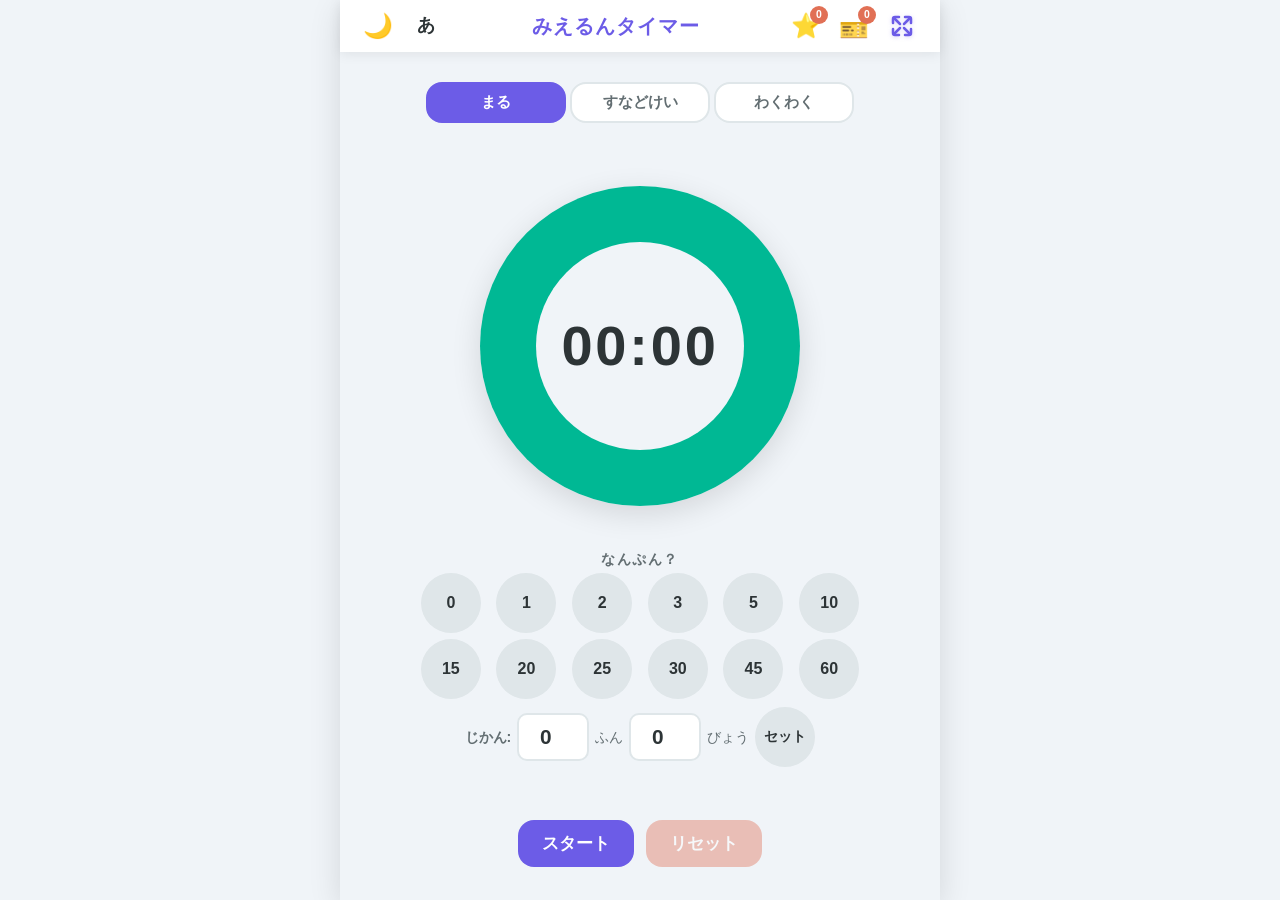
<file: index.html>
<!DOCTYPE html>
<html lang="ja">
<head>
  <meta charset="UTF-8">
  <meta name="viewport" content="width=device-width, initial-scale=1.0, user-scalable=no">
  <meta name="theme-color" content="#6c5ce7">
  <title>みえるんタイマー</title>
  <link rel="stylesheet" href="style.css">
  <link rel="icon" href="favicon.svg" type="image/svg+xml">
  <link rel="manifest" href="./manifest.json">
  <link rel="apple-touch-icon" href="./images/icon-192.png">
  <meta name="apple-mobile-web-app-capable" content="yes">
  <meta name="apple-mobile-web-app-status-bar-style" content="default">
</head>
<body data-theme="light">

  <!-- ヘッダー -->
  <header id="top-bar">
    <div class="header-left">
      <button id="btn-theme" class="icon-btn" aria-label="テーマ切替" title="テーマ切替" data-i18n-aria="theme-toggle" data-i18n-title="theme-toggle">
        <span class="theme-icon">&#127769;</span>
      </button>
      <button id="btn-text-mode" class="icon-btn text-mode-btn" aria-label="テキストモード切替" title="テキストモード切替">
        <span class="text-mode-icon">あ</span>
      </button>
    </div>
    <h1 class="app-title" data-i18n="app-title">みえるんタイマー</h1>
    <div class="header-right">
      <button id="btn-rewards-toggle" class="icon-btn" aria-label="ごほうび" title="ごほうび" data-i18n-aria="rewards-toggle" data-i18n-title="rewards-toggle">
        <span class="rewards-icon">&#11088;</span>
        <span id="points-badge" class="points-badge">0</span>
      </button>
      <button id="btn-ticket-toggle" class="icon-btn" aria-label="チケット" title="チケット" data-i18n-aria="ticket-toggle" data-i18n-title="ticket-toggle">
        <span class="ticket-icon">&#127915;</span>
        <span id="ticket-badge" class="points-badge">0</span>
      </button>
      <button id="btn-fullscreen" class="icon-btn" aria-label="しゅうちゅうモード" title="しゅうちゅうモード" data-i18n-aria="focus-mode" data-i18n-title="focus-mode">
        <svg class="fullscreen-icon" viewBox="0 0 24 24" width="24" height="24" fill="none" stroke="currentColor" stroke-width="2.5" stroke-linecap="round" stroke-linejoin="round">
          <path d="M9,3 L5,3 Q3,3 3,5 L3,9"/><line x1="4" y1="4" x2="10" y2="10"/>
          <path d="M15,3 L19,3 Q21,3 21,5 L21,9"/><line x1="20" y1="4" x2="14" y2="10"/>
          <path d="M9,21 L5,21 Q3,21 3,19 L3,15"/><line x1="4" y1="20" x2="10" y2="14"/>
          <path d="M15,21 L19,21 Q21,21 21,19 L21,15"/><line x1="20" y1="20" x2="14" y2="14"/>
        </svg>
      </button>
    </div>
  </header>

  <!-- モード切替タブ -->
  <nav id="mode-switcher">
    <button class="mode-tab active" data-mode="circle" data-i18n="mode-circle">まる</button>
    <button class="mode-tab" data-mode="hourglass" data-i18n="mode-hourglass">すなどけい</button>
    <button class="mode-tab" data-mode="wakuwaku" data-i18n="mode-wakuwaku">わくわく</button>
  </nav>

  <!-- タイマー表示エリア -->
  <main id="timer-area">
    <!-- 円形モード -->
    <div id="circle-container" class="timer-vis active">
      <div id="circle-pie" class="circle-pie">
        <div id="circle-time-display" class="time-display">
          <span id="time-text">00:00</span>
        </div>
      </div>
    </div>

    <!-- すなどけいモード -->
    <div id="hourglass-container" class="timer-vis">
      <canvas id="hourglass-canvas"></canvas>
      <div id="hourglass-time-display" class="time-display">
        <span id="hg-time-text">00:00</span>
      </div>
    </div>

    <!-- わくわくモード -->
    <div id="wakuwaku-container" class="timer-vis">
      <!-- サブモード選択パネル -->
      <div id="wakuwaku-select" class="wakuwaku-select">
        <div class="wakuwaku-title" data-i18n="wakuwaku-title">どのモードであそぶ？</div>
        <div class="wakuwaku-cards">
          <button class="wakuwaku-card" data-submode="feeding">
            <span class="wakuwaku-card-icon">🍚</span>
            <span class="wakuwaku-card-label" data-i18n="submode-feeding">もぐもぐ</span>
          </button>
          <button class="wakuwaku-card" data-submode="battle">
            <span class="wakuwaku-card-icon">⚔️</span>
            <span class="wakuwaku-card-label" data-i18n="submode-battle">たたかい</span>
          </button>
          <button class="wakuwaku-card" data-submode="adventure">
            <span class="wakuwaku-card-icon">🗺️</span>
            <span class="wakuwaku-card-label" data-i18n="submode-adventure">ぼうけん</span>
          </button>
        </div>
      </div>

      <!-- 動物選択パネル（もぐもぐモード用） -->
      <div id="wakuwaku-animal-select" class="wakuwaku-select" hidden>
        <div class="wakuwaku-title" data-i18n="animal-title">どのどうぶつにする？</div>
        <div class="wakuwaku-cards animal-cards">
          <button class="wakuwaku-card animal-card" data-animal="hamster">
            <span class="wakuwaku-card-icon">🐹</span>
            <span class="wakuwaku-card-label" data-i18n="animal-hamster">ハムスター</span>
          </button>
          <button class="wakuwaku-card animal-card" data-animal="rabbit">
            <span class="wakuwaku-card-icon">🐰</span>
            <span class="wakuwaku-card-label" data-i18n="animal-rabbit">うさぎ</span>
          </button>
          <button class="wakuwaku-card animal-card" data-animal="dog">
            <span class="wakuwaku-card-icon">🐶</span>
            <span class="wakuwaku-card-label" data-i18n="animal-dog">いぬ</span>
          </button>
          <button class="wakuwaku-card animal-card" data-animal="cat">
            <span class="wakuwaku-card-icon">🐱</span>
            <span class="wakuwaku-card-label" data-i18n="animal-cat">ねこ</span>
          </button>
        </div>
      </div>

      <!-- サブモード切替バー -->
      <div id="submode-switcher" class="submode-switcher" hidden>
        <button class="submode-badge" data-submode="feeding">🍚 <span data-i18n="submode-feeding">もぐもぐ</span></button>
        <button class="submode-badge" data-submode="battle">⚔️ <span data-i18n="submode-battle">たたかい</span></button>
        <button class="submode-badge" data-submode="adventure">🗺️ <span data-i18n="submode-adventure">ぼうけん</span></button>
      </div>

      <!-- もぐもぐモード -->
      <div id="feeding-timer" class="wakuwaku-timer" hidden>
        <canvas id="feeding-canvas"></canvas>
        <div class="time-display wakuwaku-time">
          <span id="feeding-time-text">00:00</span>
        </div>
      </div>

      <!-- たたかいモード -->
      <div id="battle-timer" class="wakuwaku-timer" hidden>
        <canvas id="battle-canvas"></canvas>
        <div class="time-display wakuwaku-time">
          <span id="battle-time-text">00:00</span>
        </div>
      </div>

      <!-- ぼうけんモード -->
      <div id="adventure-timer" class="wakuwaku-timer" hidden>
        <canvas id="adventure-canvas"></canvas>
        <div class="time-display wakuwaku-time">
          <span id="adventure-time-text">00:00</span>
        </div>
      </div>
    </div>
  </main>

  <!-- プリセットボタン -->
  <section id="presets">
    <div class="presets-label" data-i18n="presets-label">なんぷん？</div>
    <div class="presets-grid">
      <button class="preset-btn" data-seconds="0">0</button>
      <button class="preset-btn" data-seconds="60">1</button>
      <button class="preset-btn" data-seconds="120">2</button>
      <button class="preset-btn" data-seconds="180">3</button>
      <button class="preset-btn" data-seconds="300">5</button>
      <button class="preset-btn" data-seconds="600">10</button>
      <button class="preset-btn" data-seconds="900">15</button>
      <button class="preset-btn" data-seconds="1200">20</button>
      <button class="preset-btn" data-seconds="1500">25</button>
      <button class="preset-btn" data-seconds="1800">30</button>
      <button class="preset-btn" data-seconds="2700">45</button>
      <button class="preset-btn" data-seconds="3600">60</button>
    </div>
  </section>

  <!-- カスタム時間入力 -->
  <section id="custom-input">
    <label for="custom-minutes" data-i18n="custom-label">じかん:</label>
    <input type="number" id="custom-minutes" min="0" max="60" value="0" inputmode="none">
    <span class="input-label" data-i18n="unit-min">ふん</span>
    <input type="number" id="custom-seconds" min="0" max="59" value="0" inputmode="none">
    <span class="input-label" data-i18n="unit-sec">びょう</span>
    <button id="btn-set-custom" class="preset-btn custom-set-btn" data-i18n="btn-set">セット</button>
  </section>

  <!-- テンキー（ポップアップ） -->
  <div id="numpad-backdrop"></div>
  <div id="numpad">
    <div class="numpad-label" id="numpad-label">びょう</div>
    <div class="numpad-grid">
      <button class="numpad-btn" data-value="1">1</button>
      <button class="numpad-btn" data-value="2">2</button>
      <button class="numpad-btn" data-value="3">3</button>
      <button class="numpad-btn" data-value="4">4</button>
      <button class="numpad-btn" data-value="5">5</button>
      <button class="numpad-btn" data-value="6">6</button>
      <button class="numpad-btn" data-value="7">7</button>
      <button class="numpad-btn" data-value="8">8</button>
      <button class="numpad-btn" data-value="9">9</button>
      <button class="numpad-btn numpad-action" data-action="clear">C</button>
      <button class="numpad-btn" data-value="0">0</button>
      <button class="numpad-btn numpad-action" data-action="backspace">&#9003;</button>
    </div>
  </div>

  <!-- 操作ボタン -->
  <section id="controls">
    <button id="btn-start" class="ctrl-btn primary" disabled data-i18n="btn-start">スタート</button>
    <button id="btn-pause" class="ctrl-btn warning" hidden data-i18n="btn-pause">とめる</button>
    <button id="btn-resume" class="ctrl-btn primary" hidden data-i18n="btn-resume">つづける</button>
    <button id="btn-back-to-select" class="ctrl-btn secondary" hidden data-i18n="btn-back">じかんをえらぶ</button>
    <button id="btn-reset" class="ctrl-btn danger" disabled data-i18n="btn-reset">リセット</button>
  </section>

  <!-- タイマー完了時のごほうび確認オーバーレイ -->
  <div id="completion-overlay" class="overlay" hidden>
    <div class="overlay-content">
      <div class="completion-message" data-i18n="completion-msg">じかんになったよ！</div>
      <div class="completion-question" data-i18n="completion-question">がんばれたかな？</div>
      <div class="completion-buttons">
        <button id="btn-reward-yes" class="ctrl-btn success"><span data-i18n="btn-reward-yes">がんばった！</span><span class="btn-hint" data-i18n="hint-reward">+1 ポイント</span></button>
        <button id="btn-reward-skip" class="ctrl-btn secondary small"><span data-i18n="btn-skip">スキップ</span><span class="btn-hint" data-i18n="hint-skip">ポイントはもらわない</span></button>
      </div>
    </div>
  </div>

  <!-- ごほうびパネル -->
  <div id="rewards-panel-backdrop" class="panel-backdrop" hidden></div>
  <div id="rewards-panel" class="side-panel" hidden>
    <div class="panel-header">
      <h2 class="panel-title" data-i18n="panel-title">ごほうびポイント</h2>
      <button id="btn-close-rewards" class="icon-btn" aria-label="閉じる">&times;</button>
    </div>
    <div class="panel-body">
      <!-- 現在のポイント -->
      <div class="reward-current">
        <div class="reward-stars" id="reward-stars"></div>
        <div class="reward-count">
          <span id="reward-current-points">0</span> / <span id="reward-goal-points">10</span> <span data-i18n="unit-point">ポイント</span>
        </div>
        <div class="reward-progress-bar">
          <div id="reward-progress-fill" class="reward-progress-fill" style="width: 0%"></div>
        </div>
      </div>

      <!-- ごほうび内容 -->
      <div class="reward-goal-section">
        <label for="reward-goal-text" class="reward-label" data-i18n="reward-label">ごほうびの　ないよう:</label>
        <input type="text" id="reward-goal-text" class="reward-input" placeholder="（れい）アイスをたべる" data-i18n-placeholder="reward-placeholder">
      </div>

      <!-- 目標ポイント設定 -->
      <div class="reward-goal-section">
        <label for="reward-goal-count" class="reward-label" data-i18n="goal-label">もくひょう　ポイント:</label>
        <input type="number" id="reward-goal-count" class="reward-input small" min="1" max="100" value="10" inputmode="numeric">
      </div>

      <!-- チケット -->
      <div class="reward-tickets-section">
        <h3 class="reward-subtitle ticket-subtitle">
          <span data-i18n="ticket-title">チケット</span>
          <span id="ticket-unused-badge" class="ticket-unused-badge" hidden></span>
        </h3>
        <div id="reward-tickets" class="reward-tickets"></div>
      </div>

      <!-- 履歴 -->
      <div class="reward-history-section">
        <h3 class="reward-subtitle" data-i18n="history-title">きろく</h3>
        <div id="reward-history" class="reward-history"></div>
      </div>

      <!-- リセット -->
      <button id="btn-reward-reset" class="reward-reset-link" data-i18n="btn-reset-points">ポイントをリセット</button>
    </div>
  </div>

  <!-- ごほうび達成オーバーレイ -->
  <div id="goal-achieved-overlay" class="overlay" hidden>
    <div class="overlay-content celebration">
      <div class="celebration-emoji">&#127881;&#127881;&#127881;</div>
      <div class="celebration-message" data-i18n="celebration-msg">おめでとう！</div>
      <div class="celebration-goal" id="celebration-goal-text"></div>
      <div class="celebration-sub" data-i18n="celebration-sub">ごほうびの　じかんだよ！</div>
      <canvas id="confetti-canvas" class="confetti-canvas"></canvas>
      <button id="btn-celebration-close" class="ctrl-btn primary" data-i18n="btn-celebrate">やったー！</button>
    </div>
  </div>

  <!-- チケット発行オーバーレイ -->
  <div id="ticket-overlay" class="overlay" hidden>
    <div class="ticket-card">
      <div class="ticket-stub">
        <span class="ticket-stub-emoji">&#127915;</span>
      </div>
      <div class="ticket-main">
        <div class="ticket-header" data-i18n="ticket-get">ごほうびチケット ゲット！</div>
        <div class="ticket-text" id="ticket-overlay-text"></div>
        <div class="ticket-date" id="ticket-overlay-date"></div>
      </div>
      <div class="ticket-next-hint" data-i18n="ticket-next-hint">つぎのごほうびをきめよう！</div>
      <div class="ticket-footer" data-i18n="ticket-tap-close">タップしてとじる</div>
    </div>
  </div>

  <!-- 集中モード解除ボタン -->
  <button id="btn-exit-focus" class="exit-focus-btn" hidden>
    <svg class="shrink-icon" viewBox="0 0 24 24" width="18" height="18" fill="none" stroke="currentColor" stroke-width="2.5" stroke-linecap="round" stroke-linejoin="round">
      <path d="M4,10 L8,10 Q10,10 10,8 L10,4"/><line x1="3" y1="3" x2="10" y2="10"/>
      <path d="M20,10 L16,10 Q14,10 14,8 L14,4"/><line x1="21" y1="3" x2="14" y2="10"/>
      <path d="M4,14 L8,14 Q10,14 10,16 L10,20"/><line x1="3" y1="21" x2="10" y2="14"/>
      <path d="M20,14 L16,14 Q14,14 14,16 L14,20"/><line x1="21" y1="21" x2="14" y2="14"/>
    </svg>
    <span data-i18n="btn-back-focus">もどる</span>
  </button>

  <script src="i18n.js" defer></script>
  <script src="audio.js" defer></script>
  <script src="timer-circle.js" defer></script>
  <script src="timer-hourglass.js" defer></script>
  <script src="timer-feeding.js" defer></script>
  <script src="timer-battle.js" defer></script>
  <script src="timer-adventure.js" defer></script>
  <script src="wakuwaku-manager.js" defer></script>
  <script src="rewards.js" defer></script>
  <script src="app.js" defer></script>
  <script>
    if ("serviceWorker" in navigator) {
      window.addEventListener("load", () => {
        navigator.serviceWorker.register("./sw.js").catch(() => {});
      });
    }
  </script>
</body>
</html>
</file>
<file: style.css>
/* ========================================
   みえるんタイマー - スタイルシート
   ======================================== */

/* --- CSS変数（デザイントークン） --- */
:root {
  --bg-primary: #f0f4f8;
  --bg-secondary: #ffffff;
  --text-primary: #2d3436;
  --text-secondary: #636e72;
  --accent: #6c5ce7;
  --accent-light: #a29bfe;
  --timer-green: #00b894;
  --timer-yellow: #fdcb6e;
  --timer-red: #e17055;
  --timer-track: #dfe6e9;
  --btn-primary-bg: #6c5ce7;
  --btn-primary-text: #ffffff;
  --btn-warning-bg: #fdcb6e;
  --btn-warning-text: #2d3436;
  --btn-danger-bg: #e17055;
  --btn-danger-text: #ffffff;
  --btn-success-bg: #00b894;
  --btn-success-text: #ffffff;
  --btn-secondary-bg: #b2bec3;
  --btn-secondary-text: #ffffff;
  --btn-preset-bg: #dfe6e9;
  --btn-preset-text: #2d3436;
  --btn-preset-active-bg: #6c5ce7;
  --btn-preset-active-text: #ffffff;
  --shadow: 0 2px 12px rgba(0, 0, 0, 0.08);
  --shadow-lg: 0 8px 30px rgba(0, 0, 0, 0.12);
  --radius: 16px;
  --radius-sm: 10px;
  --radius-round: 50%;
  --transition: 0.3s ease;
  --font-family: 'Segoe UI', 'Hiragino Sans', 'Noto Sans JP', 'Yu Gothic', sans-serif;
}

[data-theme="dark"] {
  --bg-primary: #1a1a2e;
  --bg-secondary: #16213e;
  --text-primary: #eaeaea;
  --text-secondary: #a0a0a0;
  --timer-track: #2d3436;
  --btn-preset-bg: #2d3436;
  --btn-preset-text: #dfe6e9;
  --shadow: 0 2px 12px rgba(0, 0, 0, 0.3);
  --shadow-lg: 0 8px 30px rgba(0, 0, 0, 0.4);
}

/* --- リセット・基本 --- */
*, *::before, *::after {
  box-sizing: border-box;
  margin: 0;
  padding: 0;
}

[hidden] {
  display: none !important;
}

html {
  font-size: 16px;
  -webkit-tap-highlight-color: transparent;
}

body {
  font-family: var(--font-family);
  background: var(--bg-primary);
  color: var(--text-primary);
  height: 100dvh;
  display: flex;
  flex-direction: column;
  overflow: hidden;
  transition: background var(--transition), color var(--transition);
  touch-action: manipulation;
}

/* 余白スペーサー: 設定〜ボタン間(2) と ボタン下(1) で 2:1 分配 */
body::after {
  content: '';
  order: 1;
  flex: 2;
}

body::before {
  content: '';
  order: 3;
  flex: 1;
}

/* --- ヘッダー --- */
#top-bar {
  display: flex;
  align-items: center;
  justify-content: space-between;
  padding: 4px 16px;
  background: var(--bg-secondary);
  box-shadow: var(--shadow);
  z-index: 100;
  flex-shrink: 0;
}

.app-title {
  font-size: 1.25rem;
  font-weight: 700;
  color: var(--accent);
  letter-spacing: 0.05em;
}

.header-left {
  display: flex;
  align-items: center;
  gap: 4px;
}

.header-right {
  display: flex;
  align-items: center;
  gap: 4px;
}

.text-mode-btn .text-mode-icon {
  font-size: 1.1rem;
  font-weight: 700;
}

.icon-btn {
  background: none;
  border: none;
  font-size: 1.5rem;
  cursor: pointer;
  padding: 6px;
  border-radius: var(--radius-sm);
  color: var(--text-primary);
  transition: background var(--transition);
  position: relative;
  line-height: 1;
  min-width: 44px;
  min-height: 44px;
  display: flex;
  align-items: center;
  justify-content: center;
}

.icon-btn:hover {
  background: var(--btn-preset-bg);
}

.icon-btn:active {
  transform: scale(0.92);
}

.points-badge {
  position: absolute;
  top: 2px;
  right: 0;
  background: var(--btn-danger-bg);
  color: #fff;
  font-size: 0.65rem;
  font-weight: 700;
  min-width: 18px;
  height: 18px;
  line-height: 18px;
  text-align: center;
  border-radius: 9px;
  padding: 0 4px;
}

.ticket-icon {
  font-size: 1.5rem;
  position: relative;
  top: 4px;
}

/* --- モード切替タブ --- */
#mode-switcher {
  display: flex;
  justify-content: center;
  gap: 4px;
  padding: 30px 16px 4px;
  flex-shrink: 0;
}

.mode-tab {
  flex: 1;
  max-width: 140px;
  padding: 8px 16px;
  border: 2px solid var(--btn-preset-bg);
  background: var(--bg-secondary);
  color: var(--text-secondary);
  font-size: 0.95rem;
  font-weight: 600;
  border-radius: var(--radius);
  cursor: pointer;
  transition: all var(--transition);
  min-height: 38px;
}

.mode-tab.active {
  background: var(--accent);
  color: #fff;
  border-color: var(--accent);
}

.mode-tab:not(.active):hover {
  border-color: var(--accent-light);
  color: var(--accent);
}

/* --- タイマー表示エリア --- */
#timer-area {
  flex: 0 1 auto;
  display: flex;
  align-items: center;
  justify-content: center;
  padding: 16px 16px 20px;
  min-height: 0;
  overflow: hidden;
}

.timer-vis {
  display: none;
  flex-direction: column;
  align-items: center;
  justify-content: center;
  width: 100%;
  min-height: min(calc(80vw + 50px), 345px);
}

.timer-vis.active {
  display: flex;
}

/* --- 時間表示 --- */
.time-display {
  text-align: center;
  user-select: none;
}

.time-display span {
  font-size: clamp(2rem, 8vw, 3.5rem);
  font-weight: 700;
  font-variant-numeric: tabular-nums;
  color: var(--text-primary);
  letter-spacing: 0.05em;
}

/* --- 円形モード --- */
#circle-container {
  position: relative;
  margin: 30px 0 10px;
}

.circle-pie {
  width: min(78vw, 295px);
  height: min(78vw, 295px);
  border-radius: var(--radius-round);
  background: conic-gradient(var(--timer-green) 360deg, var(--timer-track) 360deg);
  display: flex;
  align-items: center;
  justify-content: center;
  position: relative;
  box-shadow: var(--shadow-lg);
  transition: width 0.4s ease, height 0.4s ease, box-shadow var(--transition);
}

.circle-pie::after {
  content: '';
  width: 65%;
  height: 65%;
  background: var(--bg-primary);
  border-radius: var(--radius-round);
  position: absolute;
  transition: background var(--transition);
}

#circle-time-display {
  position: relative;
  z-index: 1;
}

/* --- すなどけいモード（Canvas アニメーション版） --- */
#hourglass-timer.timer-vis {
  justify-content: flex-start;
  margin-top: -16px;
}

#hourglass-container canvas {
  width: min(60vw, 220px);
  aspect-ratio: 3 / 4;
  display: block;
  transition: width 0.4s ease;
  background-color: var(--bg-primary);
}

body.focus-mode #hourglass-container canvas {
  background-color: #111827;
}

#hourglass-time-display {
  margin-top: -8px;
}

/* --- わくわくモード --- */
#wakuwaku-container {
  position: relative;
}

.wakuwaku-select {
  display: flex;
  flex-direction: column;
  align-items: center;
  gap: 16px;
  padding: 16px;
  width: 100%;
}

.wakuwaku-title {
  font-size: 1.15rem;
  font-weight: 700;
  color: var(--accent);
  text-align: center;
}

.wakuwaku-cards {
  display: flex;
  gap: 12px;
  justify-content: center;
  flex-wrap: wrap;
  max-width: 400px;
}

.wakuwaku-card {
  display: flex;
  flex-direction: column;
  align-items: center;
  justify-content: center;
  gap: 8px;
  width: 100px;
  height: 110px;
  background: var(--bg-secondary);
  border: 3px solid var(--btn-preset-bg);
  border-radius: var(--radius);
  cursor: pointer;
  transition: all var(--transition);
  touch-action: manipulation;
}

.wakuwaku-card:hover {
  border-color: var(--accent-light);
  transform: translateY(-2px);
  box-shadow: var(--shadow);
}

.wakuwaku-card:active {
  transform: scale(0.95);
}

.wakuwaku-card-icon {
  font-size: 2.5rem;
  line-height: 1;
}

.wakuwaku-card-label {
  font-size: 0.9rem;
  font-weight: 700;
  color: var(--text-primary);
}

/* 動物選択: 2x2グリッド */
.animal-cards {
  display: grid;
  grid-template-columns: repeat(2, 1fr);
  gap: 12px;
  max-width: 240px;
}

.animal-card {
  width: auto;
  height: 100px;
}

.wakuwaku-back-btn {
  padding: 8px 24px;
  background: var(--btn-secondary-bg);
  color: var(--btn-secondary-text);
  border: none;
  border-radius: var(--radius);
  font-size: 0.9rem;
  font-weight: 600;
  cursor: pointer;
  transition: all var(--transition);
  min-height: 44px;
  touch-action: manipulation;
}

.wakuwaku-back-btn:active {
  transform: scale(0.95);
}

/* わくわくタイマーキャンバス */
.wakuwaku-timer {
  display: flex;
  flex-direction: column;
  align-items: center;
  justify-content: center;
}

.wakuwaku-timer canvas {
  width: min(80vw, 360px);
  height: auto;
  transition: width 0.4s ease;
}

.wakuwaku-time {
  margin-top: 4px;
}

.submode-switcher {
  display: flex;
  justify-content: center;
  gap: 6px;
  margin-bottom: 6px;
  opacity: 0.7;
  transition: opacity 0.3s;
}

.submode-switcher:hover {
  opacity: 1;
}

.submode-badge {
  display: inline-flex;
  align-items: center;
  gap: 3px;
  padding: 3px 12px;
  border: 1.5px solid var(--border);
  border-radius: 999px;
  background: var(--surface);
  color: var(--text);
  font-size: 0.75rem;
  cursor: pointer;
  transition: background var(--transition), border-color var(--transition), color var(--transition);
}

.submode-badge:hover {
  background: var(--bg);
}

.submode-badge.active {
  background: var(--accent);
  border-color: var(--accent);
  color: #fff;
}

body.timer-active .submode-switcher,
body.focus-mode .submode-switcher {
  display: none;
}

/* --- プリセットボタン --- */
#presets {
  padding: 2px 16px 4px;
  max-width: 420px;
  margin: 0 auto;
  width: 100%;
  flex-shrink: 0;
  position: relative;
  z-index: 60;
}

.presets-label {
  text-align: center;
  font-size: 0.9rem;
  font-weight: 700;
  color: var(--text-secondary);
  margin-bottom: 4px;
  letter-spacing: 0.1em;
}

.presets-grid {
  display: grid;
  grid-template-columns: repeat(6, 1fr);
  gap: 6px;
  justify-items: center;
}

.preset-btn {
  width: 100%;
  aspect-ratio: 1;
  display: flex;
  align-items: center;
  justify-content: center;
  padding: 0;
  background: var(--btn-preset-bg);
  color: var(--btn-preset-text);
  border: 2px solid transparent;
  border-radius: 50%;
  font-size: 1rem;
  font-weight: 700;
  cursor: pointer;
  transition: all var(--transition);
  touch-action: manipulation;
  max-width: 48px;
}

.preset-btn:hover {
  border-color: var(--accent-light);
  background: var(--bg-secondary);
}

.preset-btn:active {
  transform: scale(0.92);
}

.preset-btn.selected {
  background: var(--btn-preset-active-bg);
  color: var(--btn-preset-active-text);
  border-color: var(--accent);
  box-shadow: 0 2px 8px rgba(108, 92, 231, 0.3);
}

#presets.disabled {
  opacity: 0.5;
  pointer-events: none;
}

/* --- カスタム入力 --- */
#custom-input {
  display: flex;
  align-items: center;
  justify-content: center;
  gap: 6px;
  padding: 4px 16px;
  flex-wrap: wrap;
  flex-shrink: 0;
  position: relative;
  z-index: 60;
}

#custom-input label {
  font-weight: 600;
  color: var(--text-secondary);
  font-size: 0.9rem;
}

#custom-input input[type="number"] {
  width: 72px;
  padding: 10px;
  border: 2px solid var(--btn-preset-bg);
  border-radius: var(--radius-sm);
  font-size: 1.3rem;
  font-weight: 600;
  text-align: center;
  background: var(--bg-secondary);
  color: var(--text-primary);
  transition: border-color var(--transition);
}

#custom-input input[type="number"]:focus {
  outline: none;
  border-color: var(--accent);
}

.input-label {
  font-size: 0.9rem;
  color: var(--text-secondary);
}

.custom-set-btn {
  padding: 8px 16px !important;
  font-size: 0.85rem !important;
  white-space: nowrap;
}

/* --- テンキー（ポップアップ） --- */
#numpad-backdrop {
  display: none;
  position: fixed;
  inset: 0;
  z-index: 59;
}

#numpad {
  display: none;
  position: fixed;
  z-index: 60;
  background: var(--bg-primary);
  border: 1px solid var(--btn-preset-bg);
  border-radius: var(--radius);
  padding: 10px 14px 14px;
  box-shadow: 0 8px 32px rgba(0, 0, 0, 0.25);
  width: 200px;
  /* 位置はJSで動的に設定 */
}

#numpad.active,
#numpad-backdrop.active {
  display: block;
}

.numpad-label {
  text-align: center;
  font-size: 0.85rem;
  font-weight: 700;
  color: var(--accent);
  margin-bottom: 8px;
  letter-spacing: 0.1em;
}

.numpad-grid {
  display: grid;
  grid-template-columns: repeat(3, 1fr);
  gap: 6px;
}

.numpad-btn {
  aspect-ratio: 1.4;
  display: flex;
  align-items: center;
  justify-content: center;
  padding: 0;
  background: var(--bg-secondary);
  color: var(--text-primary);
  border: 1px solid var(--btn-preset-bg);
  border-radius: var(--radius-sm);
  font-size: 1.15rem;
  font-weight: 600;
  cursor: pointer;
  transition: all var(--transition);
  touch-action: manipulation;
}

.numpad-btn:hover {
  background: var(--btn-preset-bg);
}

.numpad-btn:active {
  transform: scale(0.94);
  background: var(--accent-light);
  color: #fff;
}

.numpad-action {
  font-size: 0.9rem;
  color: var(--text-secondary);
}

/* テンキー表示中は対象入力欄をハイライト */
#custom-input input[type="number"].numpad-active {
  border-color: var(--accent);
  box-shadow: 0 0 0 2px rgba(108, 92, 231, 0.3);
}

/* --- 操作ボタン --- */
#controls {
  display: flex;
  justify-content: center;
  gap: 12px;
  padding: 8px 16px 12px;
  flex-shrink: 0;
  position: relative;
  z-index: 60;
  order: 2;
}

.ctrl-btn {
  padding: 12px 24px;
  border: none;
  border-radius: var(--radius);
  font-size: 1.05rem;
  font-weight: 700;
  cursor: pointer;
  transition: all var(--transition);
  min-height: 44px;
  min-width: 90px;
  touch-action: manipulation;
}

.ctrl-btn:active {
  transform: scale(0.95);
}

.ctrl-btn:disabled {
  opacity: 0.4;
  cursor: not-allowed;
  transform: none;
}

.ctrl-btn.primary {
  background: var(--btn-primary-bg);
  color: var(--btn-primary-text);
}

.ctrl-btn.warning {
  background: var(--btn-warning-bg);
  color: var(--btn-warning-text);
}

.ctrl-btn.danger {
  background: var(--btn-danger-bg);
  color: var(--btn-danger-text);
}

.ctrl-btn.success {
  background: var(--btn-success-bg);
  color: var(--btn-success-text);
}

.ctrl-btn.secondary {
  background: var(--btn-secondary-bg);
  color: var(--btn-secondary-text);
}

.ctrl-btn.small {
  padding: 10px 20px;
  font-size: 0.9rem;
  min-height: 40px;
  min-width: auto;
}

/* --- オーバーレイ --- */
.overlay {
  position: fixed;
  inset: 0;
  background: rgba(0, 0, 0, 0.6);
  display: flex;
  align-items: center;
  justify-content: center;
  z-index: 1000;
  padding: 20px;
  animation: fadeIn 0.3s ease;
}

.overlay-content {
  background: var(--bg-secondary);
  border-radius: var(--radius);
  padding: 32px 24px;
  text-align: center;
  max-width: 360px;
  width: 100%;
  box-shadow: var(--shadow-lg);
  animation: slideUp 0.3s ease;
}

.completion-message {
  font-size: 1.8rem;
  font-weight: 700;
  color: var(--accent);
  margin-bottom: 12px;
}

.completion-question {
  font-size: 1.1rem;
  color: var(--text-secondary);
  margin-bottom: 24px;
}

.completion-buttons {
  display: flex;
  flex-direction: column;
  gap: 10px;
  align-items: center;
}

.completion-buttons .ctrl-btn.success {
  padding: 16px 48px;
  font-size: 1.3rem;
  width: 80%;
}

.completion-buttons .ctrl-btn.secondary {
  padding: 8px 24px;
  font-size: 0.85rem;
  width: 55%;
  opacity: 0.75;
}

.btn-hint {
  display: block;
  font-size: 0.75rem;
  font-weight: 400;
  opacity: 0.8;
  margin-top: 2px;
}

/* --- ごほうびパネル --- */
.panel-backdrop {
  position: fixed;
  inset: 0;
  background: rgba(0, 0, 0, 0.3);
  z-index: 499;
}

.side-panel {
  position: fixed;
  top: 0;
  right: 0;
  width: min(90vw, 360px);
  height: 100dvh;
  background: var(--bg-secondary);
  box-shadow: -4px 0 20px rgba(0, 0, 0, 0.15);
  z-index: 500;
  display: flex;
  flex-direction: column;
  animation: slideInRight 0.3s ease;
  overflow-y: auto;
}

.panel-header {
  display: flex;
  align-items: center;
  justify-content: space-between;
  padding: 16px;
  border-bottom: 1px solid var(--btn-preset-bg);
  position: sticky;
  top: 0;
  background: var(--bg-secondary);
}

.panel-title {
  font-size: 1.15rem;
  font-weight: 700;
  color: var(--accent);
}

.panel-body {
  padding: 16px;
  display: flex;
  flex-direction: column;
  gap: 20px;
}

.reward-current {
  text-align: center;
  padding: 16px;
  background: var(--bg-primary);
  border-radius: var(--radius);
}

.reward-stars {
  font-size: 1.5rem;
  margin-bottom: 8px;
  line-height: 1.8;
  word-break: break-all;
}

.reward-count {
  font-size: 1.3rem;
  font-weight: 700;
  margin-bottom: 12px;
  color: var(--text-primary);
}

.reward-progress-bar {
  width: 100%;
  height: 12px;
  background: var(--timer-track);
  border-radius: 6px;
  overflow: hidden;
}

.reward-progress-fill {
  height: 100%;
  background: linear-gradient(90deg, var(--timer-green), var(--accent));
  border-radius: 6px;
  transition: width 0.5s ease;
}

.reward-label {
  display: block;
  font-size: 0.9rem;
  font-weight: 600;
  color: var(--text-secondary);
  margin-bottom: 6px;
}

.reward-subtitle {
  font-size: 1rem;
  font-weight: 600;
  color: var(--text-secondary);
  margin-bottom: 8px;
}

.reward-input {
  width: 100%;
  padding: 10px 12px;
  border: 2px solid var(--btn-preset-bg);
  border-radius: var(--radius-sm);
  font-size: 1rem;
  background: var(--bg-primary);
  color: var(--text-primary);
  transition: border-color var(--transition);
}

.reward-input:focus {
  outline: none;
  border-color: var(--accent);
}

.reward-input.small {
  width: 80px;
}

.reward-history {
  display: flex;
  flex-direction: column;
  gap: 6px;
}

.history-item {
  display: flex;
  justify-content: space-between;
  padding: 8px 12px;
  background: var(--bg-primary);
  border-radius: var(--radius-sm);
  font-size: 0.85rem;
}

.history-date {
  color: var(--text-secondary);
}

.history-points {
  font-weight: 600;
  color: var(--accent);
}

.history-achieved {
  color: var(--timer-green);
  font-weight: 600;
}

.history-toggle-btn {
  width: 100%;
  padding: 6px;
  margin-top: 4px;
  background: transparent;
  border: 1px dashed var(--text-secondary);
  border-radius: var(--radius-sm);
  color: var(--text-secondary);
  font-size: 0.8rem;
  cursor: pointer;
}

.history-toggle-btn:hover {
  color: var(--accent);
  border-color: var(--accent);
}

/* --- 星バッジ吸収アニメーション --- */
.fly-star {
  position: fixed;
  font-size: 1.5rem;
  pointer-events: none;
  z-index: 2000;
  transition: left 0.6s cubic-bezier(0.2, 0.8, 0.2, 1),
              top 0.6s cubic-bezier(0.2, 0.8, 0.2, 1),
              opacity 0.6s ease,
              transform 0.6s ease;
  transform: scale(1);
}

@keyframes badgeBounce {
  0% { transform: scale(1); }
  40% { transform: scale(1.4); }
  70% { transform: scale(0.9); }
  100% { transform: scale(1); }
}

.badge-bounce {
  animation: badgeBounce 0.4s ease;
}

/* --- リセットリンク（控えめ） --- */
.reward-reset-link {
  background: none;
  border: none;
  color: var(--text-secondary);
  font-size: 0.75rem;
  cursor: pointer;
  padding: 8px 0;
  text-decoration: underline;
  text-underline-offset: 2px;
  opacity: 0.6;
  transition: opacity var(--transition);
}

.reward-reset-link:hover {
  opacity: 1;
}

/* --- お祝い演出 --- */
.celebration {
  position: relative;
  overflow: hidden;
}

.celebration-emoji {
  font-size: 3rem;
  margin-bottom: 12px;
}

.celebration-message {
  font-size: 2rem;
  font-weight: 700;
  color: var(--accent);
  margin-bottom: 8px;
}

.celebration-goal {
  font-size: 1.4rem;
  font-weight: 700;
  color: var(--timer-green);
  margin-bottom: 4px;
  padding: 8px;
  background: var(--bg-primary);
  border-radius: var(--radius-sm);
}

.celebration-sub {
  font-size: 1rem;
  color: var(--text-secondary);
  margin-bottom: 20px;
}

.confetti-canvas {
  position: absolute;
  inset: 0;
  width: 100%;
  height: 100%;
  pointer-events: none;
}

/* --- チケットオーバーレイ --- */
.ticket-card {
  background: var(--bg-secondary);
  border-radius: var(--radius);
  max-width: 320px;
  width: 100%;
  box-shadow: var(--shadow-lg);
  animation: slideUp 0.3s ease;
  overflow: hidden;
}

.ticket-stub {
  background: var(--accent);
  padding: 16px;
  text-align: center;
  position: relative;
}

.ticket-stub::after {
  content: '';
  position: absolute;
  bottom: -8px;
  left: 0;
  right: 0;
  height: 16px;
  background: radial-gradient(circle 8px at 16px 0, transparent 8px, var(--bg-secondary) 8px);
  background-size: 32px 16px;
}

.ticket-stub-emoji {
  font-size: 2.5rem;
}

.ticket-main {
  padding: 24px 20px 16px;
  text-align: center;
}

.ticket-header {
  font-size: 1.2rem;
  font-weight: 700;
  color: var(--accent);
  margin-bottom: 12px;
}

.ticket-text {
  font-size: 1.4rem;
  font-weight: 700;
  color: var(--text-primary);
  padding: 12px;
  background: var(--bg-primary);
  border: 2px dashed var(--accent-light);
  border-radius: var(--radius-sm);
  margin-bottom: 8px;
}

.ticket-date {
  font-size: 0.85rem;
  color: var(--text-secondary);
}

.ticket-next-hint {
  text-align: center;
  padding: 8px 20px 0;
  font-size: 0.9rem;
  font-weight: 600;
  color: var(--accent);
  cursor: pointer;
  text-decoration: underline;
}

.ticket-footer {
  text-align: center;
  padding: 12px;
  font-size: 0.85rem;
  color: var(--text-secondary);
  border-top: 1px dashed var(--btn-preset-bg);
}

/* --- チケット一覧（パネル内） --- */
.ticket-subtitle {
  display: flex;
  align-items: center;
  gap: 8px;
}

.ticket-unused-badge {
  display: inline-flex;
  align-items: center;
  justify-content: center;
  background: var(--accent);
  color: #fff;
  font-size: 0.75rem;
  font-weight: 700;
  min-width: 22px;
  height: 22px;
  padding: 0 6px;
  border-radius: 11px;
  line-height: 1;
}

.reward-tickets {
  display: flex;
  flex-direction: column;
  gap: 8px;
  max-height: 164px;  /* 約3件分 */
  overflow-y: auto;
}

.ticket-empty {
  text-align: center;
  padding: 12px;
  color: var(--text-secondary);
  font-size: 0.9rem;
}

.ticket-item {
  display: flex;
  align-items: center;
  justify-content: space-between;
  padding: 10px 12px;
  background: var(--bg-primary);
  border-radius: var(--radius-sm);
  border-left: 4px solid var(--accent);
  gap: 8px;
}

.ticket-item.used {
  opacity: 0.6;
  border-left-color: var(--text-secondary);
}

.ticket-item-info {
  display: flex;
  align-items: center;
  gap: 8px;
  flex: 1;
  min-width: 0;
}

.ticket-item-emoji {
  font-size: 1.2rem;
  flex-shrink: 0;
}

.ticket-item-text {
  font-weight: 600;
  font-size: 0.9rem;
  color: var(--text-primary);
  overflow: hidden;
  text-overflow: ellipsis;
  white-space: nowrap;
}

.ticket-item-date {
  font-size: 0.75rem;
  color: var(--text-secondary);
  flex-shrink: 0;
}

.ticket-use-btn {
  padding: 6px 14px;
  background: var(--btn-success-bg);
  color: var(--btn-success-text);
  border: none;
  border-radius: var(--radius-sm);
  font-size: 0.85rem;
  font-weight: 700;
  cursor: pointer;
  transition: all var(--transition);
  flex-shrink: 0;
  min-height: 36px;
  touch-action: manipulation;
}

.ticket-use-btn:active {
  transform: scale(0.92);
}

.ticket-used-stamp {
  padding: 4px 10px;
  color: var(--text-secondary);
  border: 2px solid var(--text-secondary);
  border-radius: var(--radius-sm);
  font-size: 0.75rem;
  font-weight: 700;
  flex-shrink: 0;
  transform: rotate(-3deg);
}

/* --- タイマー動作中モード --- */
body.timer-active::after,
body.timer-active::before {
  display: none;
}

body.timer-active #timer-area {
  flex: 1;
}

body.timer-active .timer-vis {
  min-height: 0;
}

body.timer-active #presets,
body.timer-active #custom-input {
  display: none !important;
}

body.timer-active .circle-pie {
  width: min(85vw, 360px);
  height: min(85vw, 360px);
}

body.timer-active #hourglass-container canvas {
  width: min(70vw, 300px);
}

body.timer-active .wakuwaku-timer canvas {
  width: min(90vw, 420px);
}

body.timer-active .wakuwaku-select {
  display: none !important;
}

/* --- 全画面（集中）モード --- */
.fullscreen-icon {
  vertical-align: middle;
  stroke: var(--accent);
  filter: drop-shadow(0 1px 2px rgba(108, 92, 231, 0.25));
  transition: transform var(--transition), filter var(--transition);
}

.icon-btn:hover .fullscreen-icon {
  transform: scale(1.12);
  filter: drop-shadow(0 2px 4px rgba(108, 92, 231, 0.35));
}

.exit-focus-btn {
  position: fixed;
  top: 16px;
  right: 16px;
  z-index: 200;
  display: inline-flex;
  align-items: center;
  gap: 4px;
  padding: 8px 20px;
  background: rgba(255, 255, 255, 0.15);
  color: #fff;
  border: 1px solid rgba(255, 255, 255, 0.3);
  border-radius: var(--radius);
  font-size: 0.9rem;
  font-weight: 600;
  cursor: pointer;
  backdrop-filter: blur(8px);
  transition: opacity var(--transition);
  opacity: 0.6;
}

.exit-focus-btn .shrink-icon {
  filter: drop-shadow(0 1px 2px rgba(255, 255, 255, 0.3));
}

.exit-focus-btn:hover {
  opacity: 1;
}

.exit-focus-btn:hover .shrink-icon {
  transform: scale(1.1);
}

body.focus-mode {
  background: #111827;
  max-width: none;
}

body.focus-mode::after,
body.focus-mode::before {
  display: none;
}

body.focus-mode #top-bar,
body.focus-mode #mode-switcher,
body.focus-mode #presets,
body.focus-mode #custom-input {
  display: none !important;
}

body.focus-mode #timer-area {
  flex: 1;
}

body.focus-mode .timer-vis {
  min-height: 0;
}

body.focus-mode #controls {
  position: fixed;
  bottom: 24px;
  left: 50%;
  transform: translateX(-50%);
}

body.focus-mode .time-display span {
  color: #eaeaea;
  font-size: clamp(2.5rem, 8vw, 5rem);
}

body.focus-mode .circle-pie {
  width: min(85vw, 70vh);
  height: min(85vw, 70vh);
}

body.focus-mode .circle-pie::after {
  background: #111827;
}

body.focus-mode #hourglass-container canvas {
  width: min(55vw, 50vh);
}

body.focus-mode .wakuwaku-timer canvas {
  width: min(90vw, 85vh);
}

body.focus-mode .wakuwaku-select {
  display: none !important;
}

/* --- 完了アニメーション --- */
@keyframes alarm-pulse {
  0%, 100% { transform: scale(1); }
  50% { transform: scale(1.06); }
}

.timer-complete .circle-pie,
.timer-complete canvas {
  animation: alarm-pulse 0.6s ease-in-out infinite;
}

.timer-complete .time-display span {
  color: var(--timer-red);
}

/* --- アニメーション --- */
@keyframes fadeIn {
  from { opacity: 0; }
  to { opacity: 1; }
}

@keyframes slideUp {
  from { transform: translateY(30px); opacity: 0; }
  to { transform: translateY(0); opacity: 1; }
}

@keyframes slideInRight {
  from { transform: translateX(100%); }
  to { transform: translateX(0); }
}

/* --- レスポンシブ --- */

/* タブレット */
@media (min-width: 600px) {
  #presets {
    max-width: 480px;
  }

  .preset-btn {
    max-width: 60px;
  }

  .circle-pie {
    width: 300px;
    height: 300px;
  }

  #hourglass-container canvas {
    width: 240px;
  }

  .wakuwaku-timer canvas {
    width: 360px;
  }

  .wakuwaku-card {
    width: 120px;
    height: 130px;
  }

  .wakuwaku-card-icon {
    font-size: 3rem;
  }

  body.timer-active .circle-pie {
    width: 380px;
    height: 380px;
  }

  body.timer-active #hourglass-container canvas {
    width: 320px;
  }

  body.timer-active .wakuwaku-timer canvas {
    width: 460px;
  }

}

/* デスクトップ */
@media (min-width: 1024px) {
  body {
    max-width: 600px;
    margin: 0 auto;
    box-shadow: var(--shadow-lg);
    height: 100dvh;
  }

  .circle-pie {
    width: 320px;
    height: 320px;
  }

  body.timer-active .circle-pie {
    width: 400px;
    height: 400px;
  }
}

/* 横向きスマホ */
@media (max-height: 500px) and (orientation: landscape) {
  body {
    flex-direction: row;
    flex-wrap: wrap;
  }

  body::after,
  body::before {
    display: none;
  }

  #top-bar {
    width: 100%;
  }

  #mode-switcher {
    width: 100%;
    padding: 4px 16px;
  }

  #timer-area {
    flex: 1;
    width: 50%;
    min-height: 200px;
    padding: 8px;
  }

  .timer-vis {
    min-height: 0;
  }

  .circle-pie {
    width: 180px;
    height: 180px;
  }

  #hourglass-container canvas {
    width: 140px;
  }

  .wakuwaku-timer canvas {
    width: 220px;
  }

  .wakuwaku-cards {
    gap: 8px;
  }

  .wakuwaku-card {
    width: 80px;
    height: 90px;
  }

  .time-display span {
    font-size: 2rem;
  }

  #presets {
    width: 50%;
    padding: 4px 8px;
  }

  .presets-label {
    font-size: 0.8rem;
    margin-bottom: 4px;
  }

  .presets-grid {
    gap: 4px;
  }

  .preset-btn {
    font-size: 0.8rem;
    max-width: 40px;
  }

  #custom-input {
    width: 50%;
    padding: 4px 8px;
  }

  #numpad {
    width: 160px;
    padding: 8px 10px 10px;
  }

  .numpad-btn {
    font-size: 0.85rem;
  }

  #controls {
    width: 100%;
    padding: 8px 16px;
  }

  .ctrl-btn {
    padding: 10px 20px;
    font-size: 1rem;
    min-height: 44px;
  }
}

/* iOS Safari対策 */
@supports (-webkit-touch-callout: none) {
  body {
    min-height: -webkit-fill-available;
  }
}
</file>
